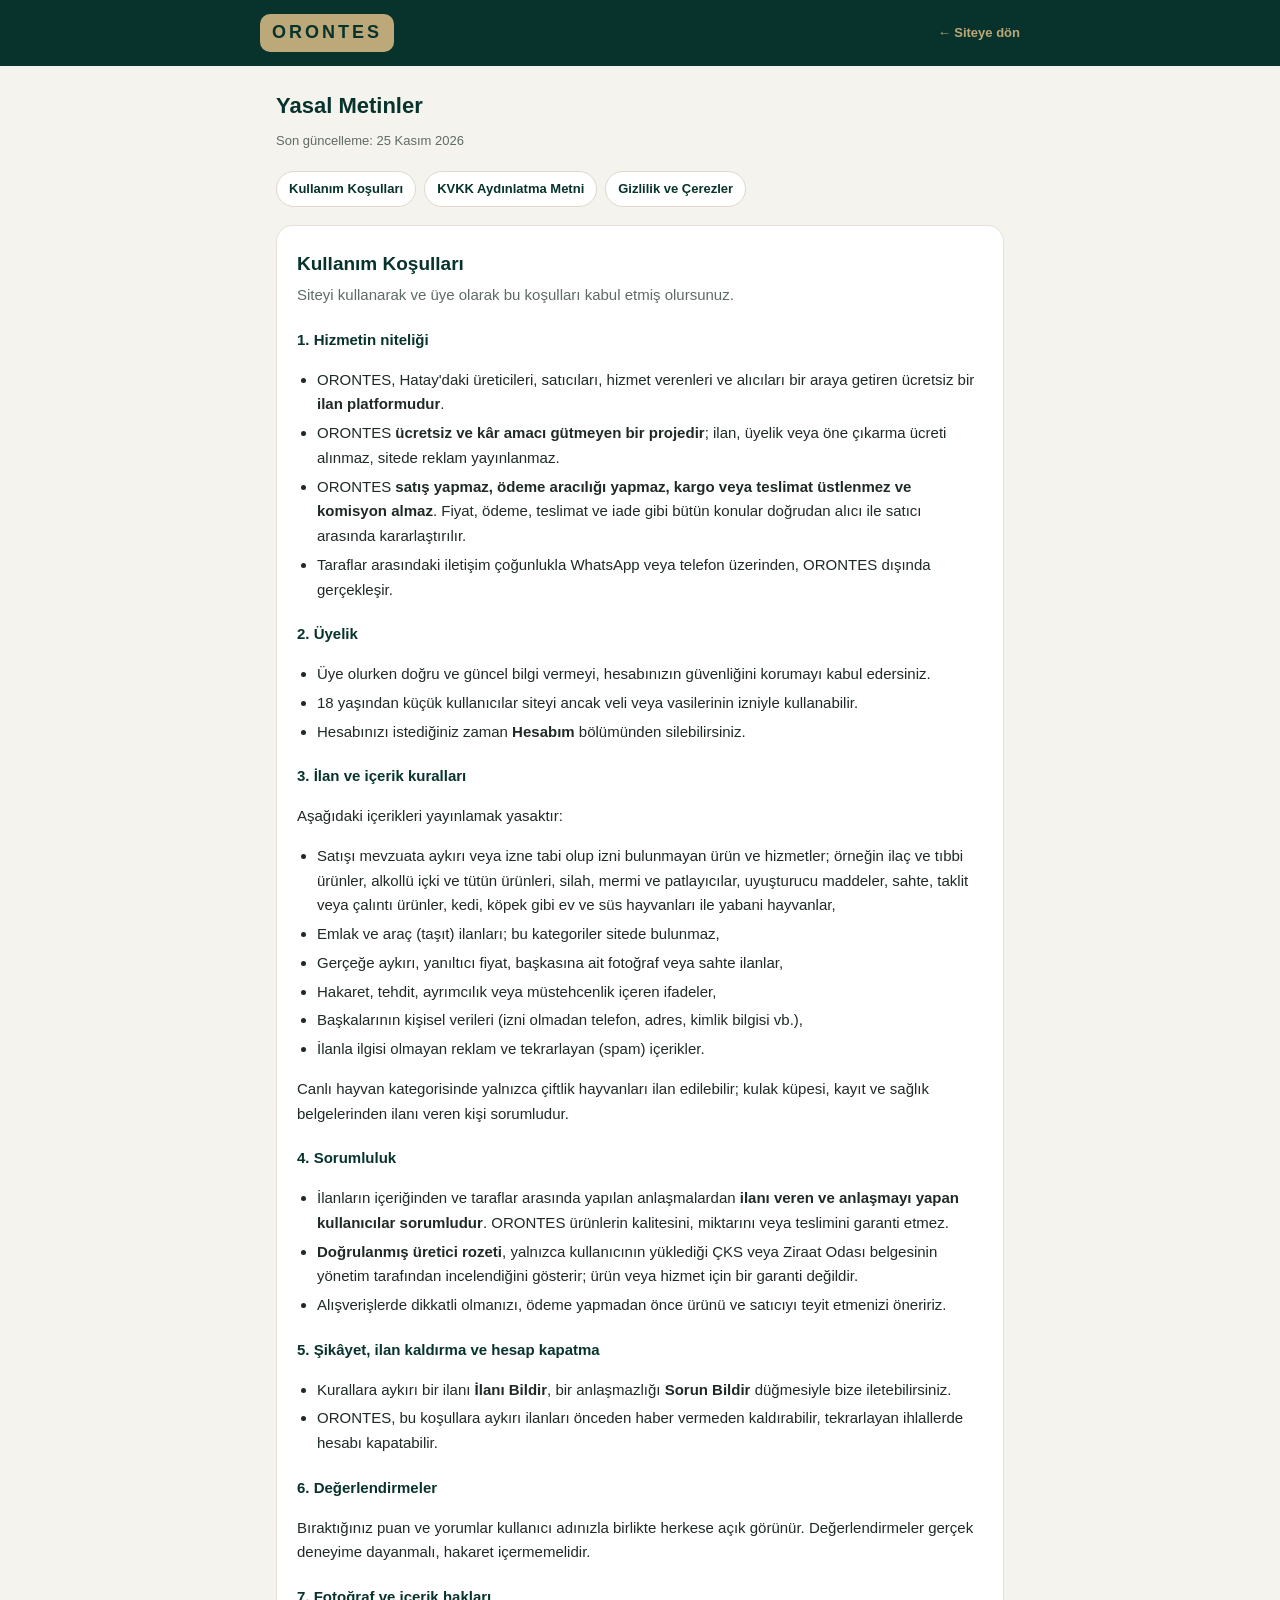
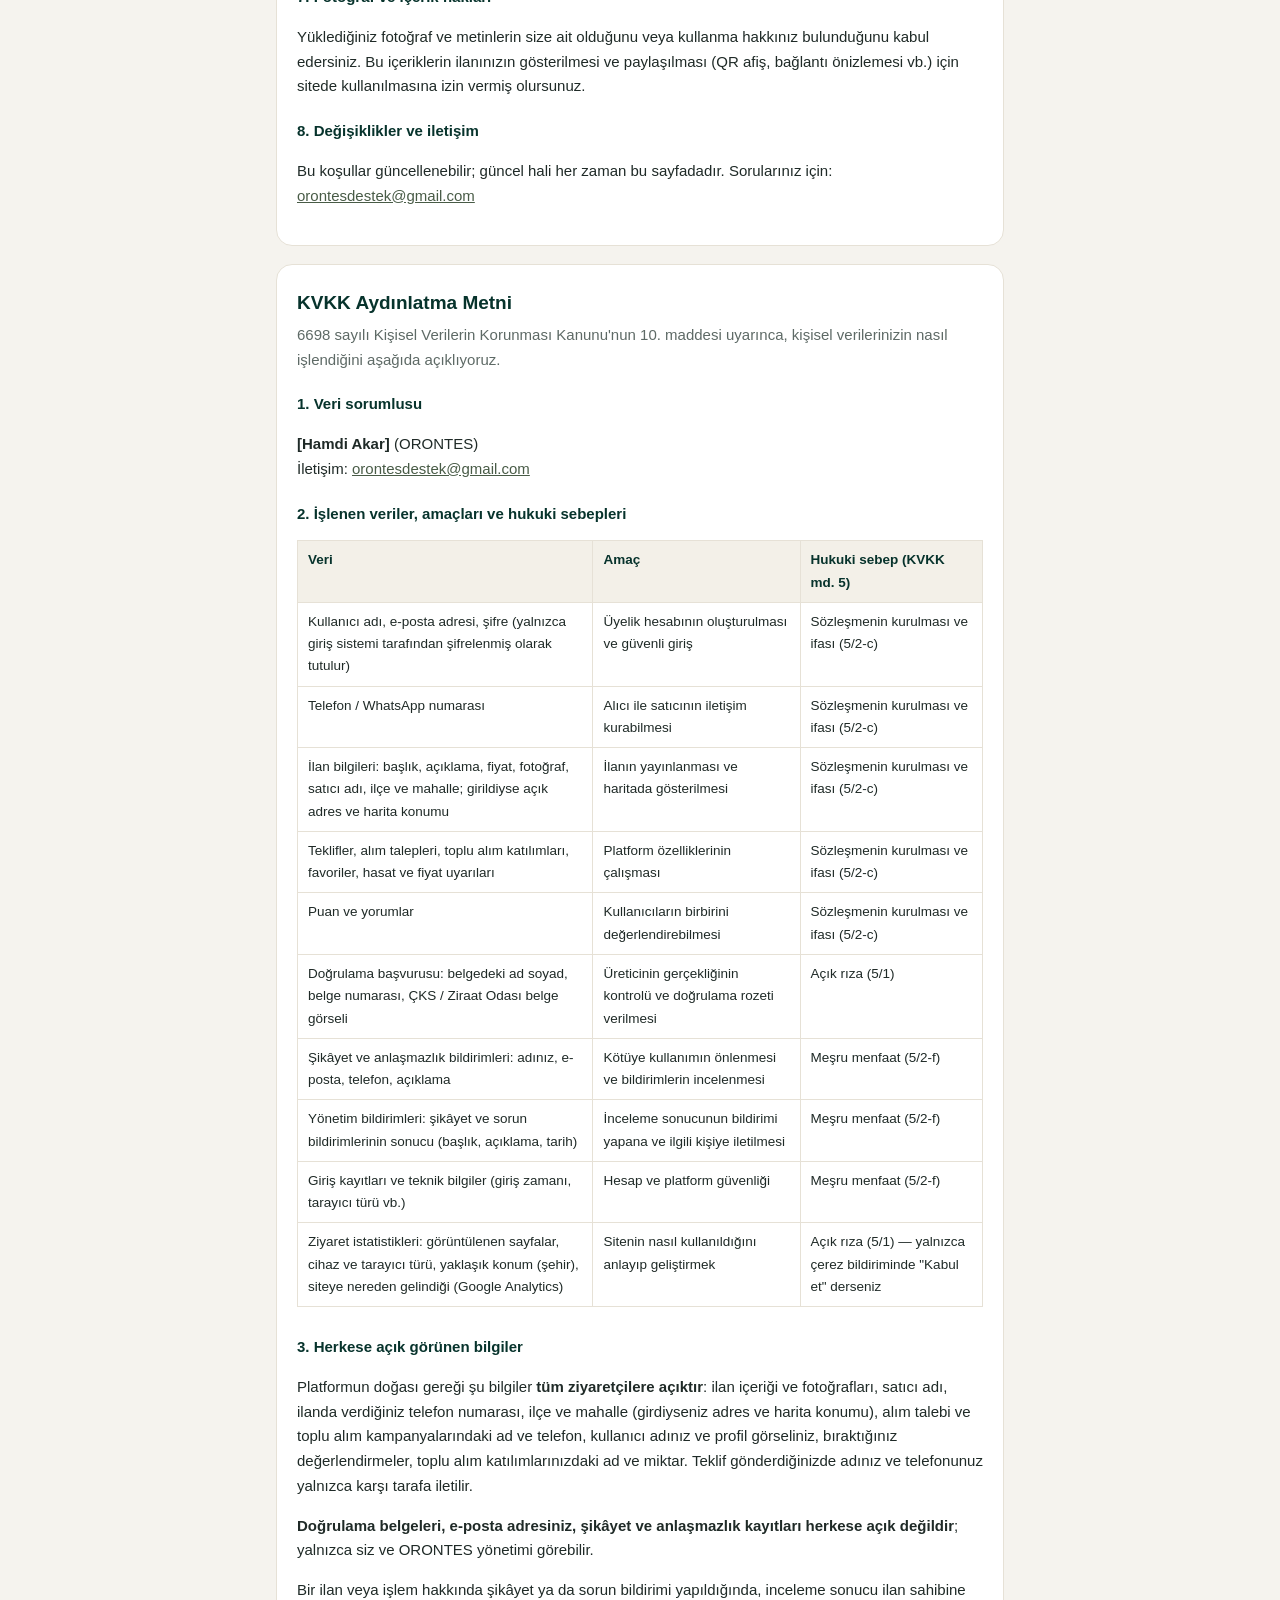
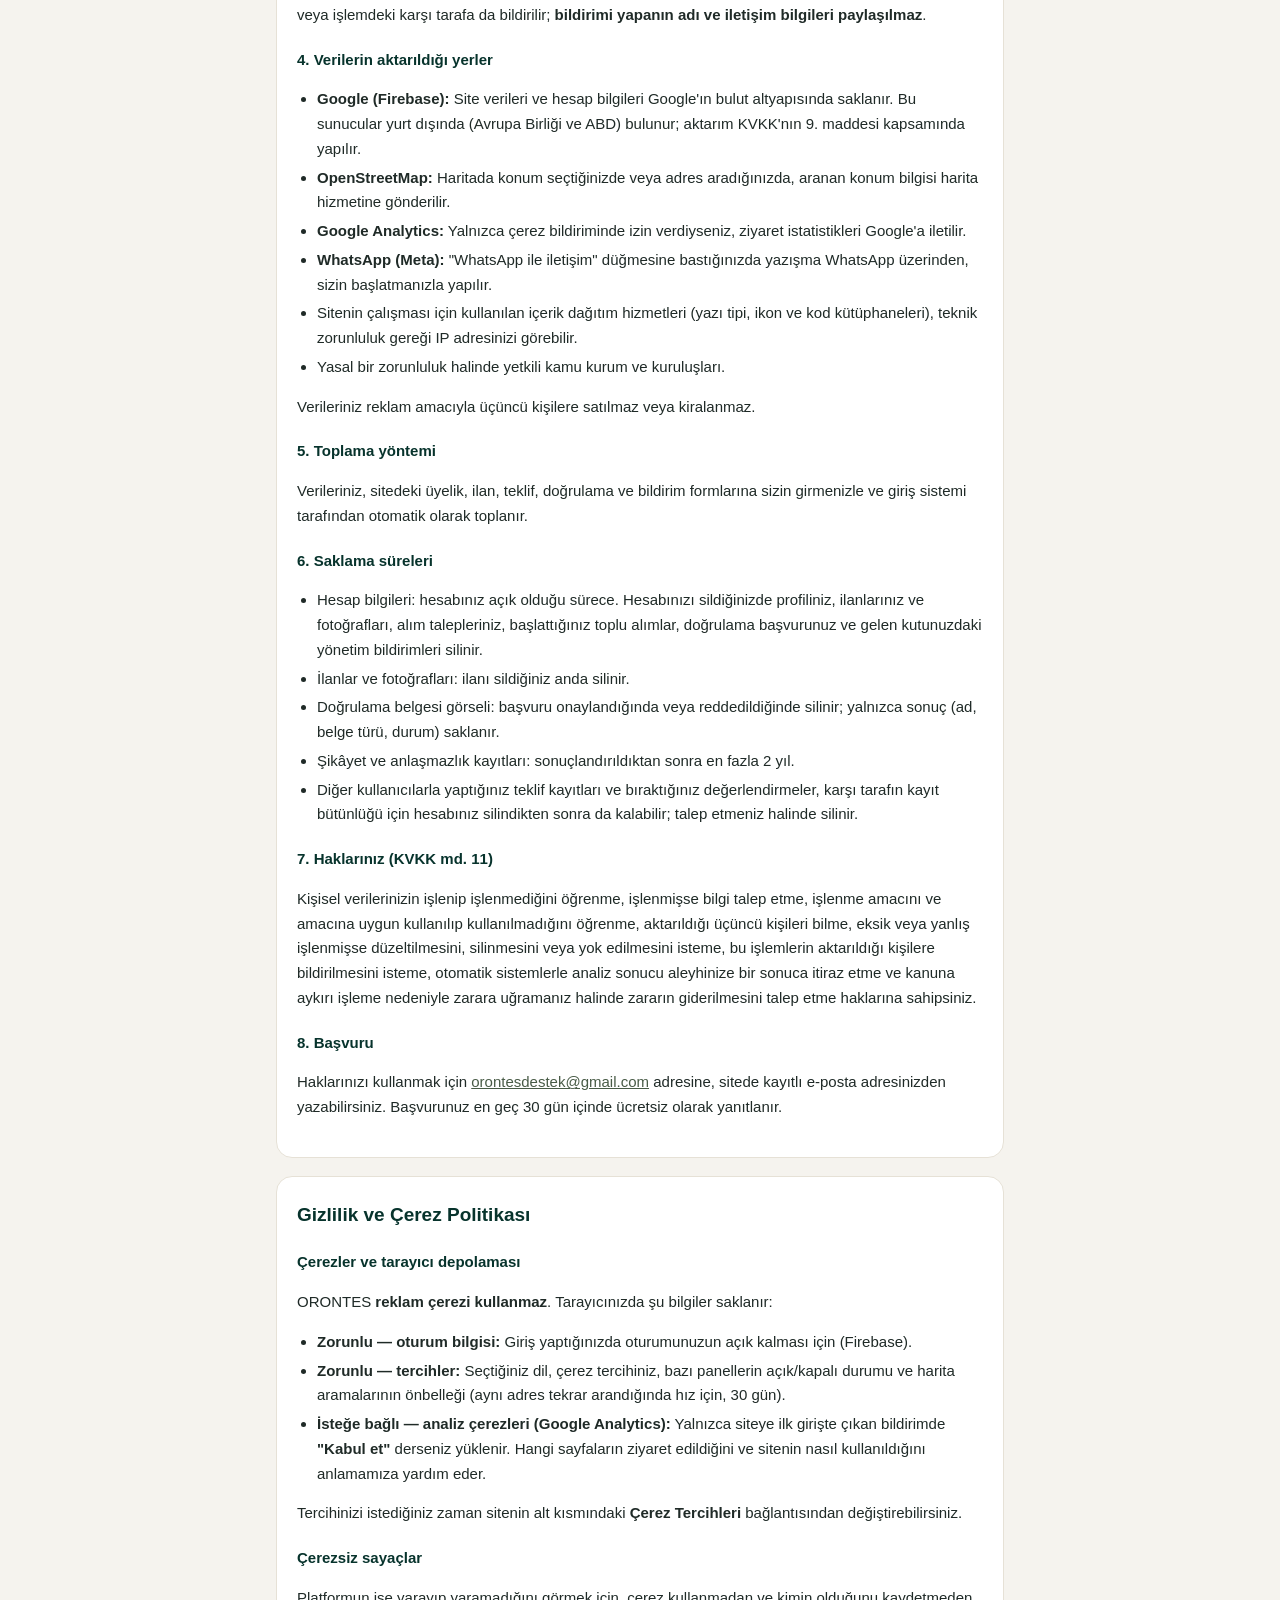
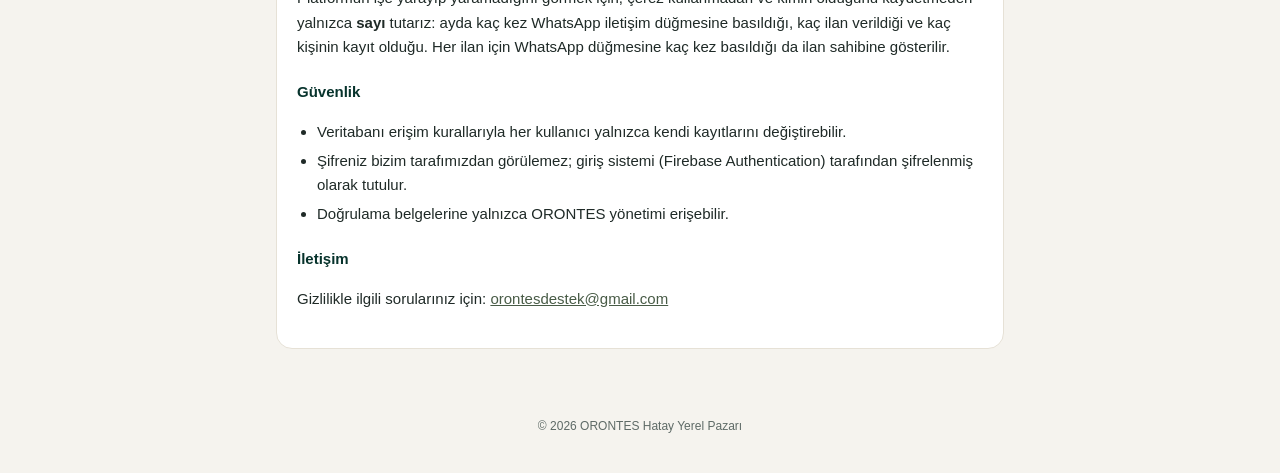
<file: yasal.html>
<!DOCTYPE html>
<html lang="tr">
<head>
    <meta charset="UTF-8">
    <meta name="viewport" content="width=device-width, initial-scale=1.0">
    <title>Yasal Metinler | ORONTES</title>
    <meta name="description" content="ORONTES Kullanım Koşulları, KVKK Aydınlatma Metni ve Gizlilik Politikası.">
    <meta name="theme-color" content="#07332c">
    <link rel="icon" href="favicon.svg" type="image/svg+xml">
    <link rel="icon" href="icon-192.png" type="image/png" sizes="192x192">
    <style>
        :root { --dark: #07332c; --olive: #485b46; --sage: #afb7ac; --gold: #bca879; --bg: #f5f3ee; --ink: #1f2a27; --muted: #5e6a66; }
        * { box-sizing: border-box; }
        body { margin: 0; background: var(--bg); color: var(--ink); font-family: -apple-system, BlinkMacSystemFont, "Segoe UI", Roboto, "Helvetica Neue", Arial, sans-serif; line-height: 1.65; font-size: 15px; }
        header { background: var(--dark); color: #fff; padding: 14px 16px; position: sticky; top: 0; z-index: 2; }
        header .wrap { display: flex; align-items: center; justify-content: space-between; gap: 12px; }
        .logo { background: var(--gold); color: var(--dark); font-weight: 900; letter-spacing: 3px; padding: 4px 12px; border-radius: 10px; text-decoration: none; font-size: 18px; }
        header a.back { color: var(--gold); font-size: 13px; font-weight: 600; text-decoration: none; }
        .wrap { max-width: 760px; margin: 0 auto; }
        nav.toc { display: flex; flex-wrap: wrap; gap: 8px; margin: 20px 16px 0; }
        nav.toc a { background: #fff; border: 1px solid #ddd8cc; color: var(--dark); padding: 6px 12px; border-radius: 999px; font-size: 13px; font-weight: 600; text-decoration: none; }
        main { padding: 0 16px 48px; }
        section { background: #fff; border: 1px solid #e6e1d6; border-radius: 16px; padding: 22px 20px; margin-top: 18px; scroll-margin-top: 72px; }
        h1 { font-size: 22px; margin: 22px 16px 0; color: var(--dark); }
        h2 { font-size: 19px; margin: 0 0 4px; color: var(--dark); }
        h3 { font-size: 15px; margin: 20px 0 6px; color: var(--dark); }
        .meta { color: var(--muted); font-size: 13px; margin: 6px 16px 0; }
        .lead { color: var(--muted); margin-top: 0; }
        ul, ol { padding-left: 20px; }
        li { margin: 4px 0; }
        .table-wrap { overflow-x: auto; }
        table { border-collapse: collapse; width: 100%; font-size: 13.5px; margin: 8px 0; }
        th, td { border: 1px solid #e6e1d6; padding: 8px 10px; text-align: left; vertical-align: top; }
        th { background: #f3f0e8; color: var(--dark); }
        .note { background: #f3f0e8; border-left: 4px solid var(--gold); padding: 10px 12px; border-radius: 8px; font-size: 14px; }
        a { color: var(--olive); }
        @media (max-width: 560px) {
            table, thead, tbody, tr, td { display: block; width: 100%; }
            thead { display: none; }
            tr { border: 1px solid #e6e1d6; border-radius: 10px; margin-bottom: 10px; padding: 6px 0; }
            td { border: none; padding: 4px 12px; }
            td::before { content: attr(data-label); display: block; font-size: 11px; font-weight: 700; text-transform: uppercase; letter-spacing: .04em; color: var(--muted); }
        }
        footer { text-align: center; color: var(--muted); font-size: 12px; padding: 20px 16px 36px; }
    </style>
</head>
<body>
    <header>
        <div class="wrap">
            <a class="logo" href="./">ORONTES</a>
            <a class="back" href="./">&larr; Siteye dön</a>
        </div>
    </header>

    <div class="wrap">
        <h1>Yasal Metinler</h1>
        <p class="meta">Son güncelleme: 25 Kasım 2026</p>
        <nav class="toc" aria-label="İçindekiler">
            <a href="#kosullar">Kullanım Koşulları</a>
            <a href="#kvkk">KVKK Aydınlatma Metni</a>
            <a href="#gizlilik">Gizlilik ve Çerezler</a>
        </nav>

        <main>
            <!-- ============================ KULLANIM KOŞULLARI ============================ -->
            <section id="kosullar">
                <h2>Kullanım Koşulları</h2>
                <p class="lead">Siteyi kullanarak ve üye olarak bu koşulları kabul etmiş olursunuz.</p>

                <h3>1. Hizmetin niteliği</h3>
                <ul>
                    <li>ORONTES, Hatay'daki üreticileri, satıcıları, hizmet verenleri ve alıcıları bir araya getiren ücretsiz bir <b>ilan platformudur</b>.</li>
                    <li>ORONTES <b>ücretsiz ve kâr amacı gütmeyen bir projedir</b>; ilan, üyelik veya öne çıkarma ücreti alınmaz, sitede reklam yayınlanmaz.</li>
                    <li>ORONTES <b>satış yapmaz, ödeme aracılığı yapmaz, kargo veya teslimat üstlenmez ve komisyon almaz</b>. Fiyat, ödeme, teslimat ve iade gibi bütün konular doğrudan alıcı ile satıcı arasında kararlaştırılır.</li>
                    <li>Taraflar arasındaki iletişim çoğunlukla WhatsApp veya telefon üzerinden, ORONTES dışında gerçekleşir.</li>
                </ul>

                <h3>2. Üyelik</h3>
                <ul>
                    <li>Üye olurken doğru ve güncel bilgi vermeyi, hesabınızın güvenliğini korumayı kabul edersiniz.</li>
                    <li>18 yaşından küçük kullanıcılar siteyi ancak veli veya vasilerinin izniyle kullanabilir.</li>
                    <li>Hesabınızı istediğiniz zaman <b>Hesabım</b> bölümünden silebilirsiniz.</li>
                </ul>

                <h3>3. İlan ve içerik kuralları</h3>
                <p>Aşağıdaki içerikleri yayınlamak yasaktır:</p>
                <ul>
                    <li>Satışı mevzuata aykırı veya izne tabi olup izni bulunmayan ürün ve hizmetler; örneğin ilaç ve tıbbi ürünler, alkollü içki ve tütün ürünleri, silah, mermi ve patlayıcılar, uyuşturucu maddeler, sahte, taklit veya çalıntı ürünler, kedi, köpek gibi ev ve süs hayvanları ile yabani hayvanlar,</li>
                    <li>Emlak ve araç (taşıt) ilanları; bu kategoriler sitede bulunmaz,</li>
                    <li>Gerçeğe aykırı, yanıltıcı fiyat, başkasına ait fotoğraf veya sahte ilanlar,</li>
                    <li>Hakaret, tehdit, ayrımcılık veya müstehcenlik içeren ifadeler,</li>
                    <li>Başkalarının kişisel verileri (izni olmadan telefon, adres, kimlik bilgisi vb.),</li>
                    <li>İlanla ilgisi olmayan reklam ve tekrarlayan (spam) içerikler.</li>
                </ul>
                <p>Canlı hayvan kategorisinde yalnızca çiftlik hayvanları ilan edilebilir; kulak küpesi, kayıt ve sağlık belgelerinden ilanı veren kişi sorumludur.</p>

                <h3>4. Sorumluluk</h3>
                <ul>
                    <li>İlanların içeriğinden ve taraflar arasında yapılan anlaşmalardan <b>ilanı veren ve anlaşmayı yapan kullanıcılar sorumludur</b>. ORONTES ürünlerin kalitesini, miktarını veya teslimini garanti etmez.</li>
                    <li><b>Doğrulanmış üretici rozeti</b>, yalnızca kullanıcının yüklediği ÇKS veya Ziraat Odası belgesinin yönetim tarafından incelendiğini gösterir; ürün veya hizmet için bir garanti değildir.</li>
                    <li>Alışverişlerde dikkatli olmanızı, ödeme yapmadan önce ürünü ve satıcıyı teyit etmenizi öneririz.</li>
                </ul>

                <h3>5. Şikâyet, ilan kaldırma ve hesap kapatma</h3>
                <ul>
                    <li>Kurallara aykırı bir ilanı <b>İlanı Bildir</b>, bir anlaşmazlığı <b>Sorun Bildir</b> düğmesiyle bize iletebilirsiniz.</li>
                    <li>ORONTES, bu koşullara aykırı ilanları önceden haber vermeden kaldırabilir, tekrarlayan ihlallerde hesabı kapatabilir.</li>
                </ul>

                <h3>6. Değerlendirmeler</h3>
                <p>Bıraktığınız puan ve yorumlar kullanıcı adınızla birlikte herkese açık görünür. Değerlendirmeler gerçek deneyime dayanmalı, hakaret içermemelidir.</p>

                <h3>7. Fotoğraf ve içerik hakları</h3>
                <p>Yüklediğiniz fotoğraf ve metinlerin size ait olduğunu veya kullanma hakkınız bulunduğunu kabul edersiniz. Bu içeriklerin ilanınızın gösterilmesi ve paylaşılması (QR afiş, bağlantı önizlemesi vb.) için sitede kullanılmasına izin vermiş olursunuz.</p>

                <h3>8. Değişiklikler ve iletişim</h3>
                <p>Bu koşullar güncellenebilir; güncel hali her zaman bu sayfadadır. Sorularınız için: <a href="mailto:orontesdestek@gmail.com">orontesdestek@gmail.com</a></p>
            </section>

            <!-- ============================ KVKK ============================ -->
            <section id="kvkk">
                <h2>KVKK Aydınlatma Metni</h2>
                <p class="lead">6698 sayılı Kişisel Verilerin Korunması Kanunu'nun 10. maddesi uyarınca, kişisel verilerinizin nasıl işlendiğini aşağıda açıklıyoruz.</p>

                <h3>1. Veri sorumlusu</h3>
                <p><b>[Hamdi Akar]</b> (ORONTES)<br>
                   İletişim: <a href="mailto:orontesdestek@gmail.com">orontesdestek@gmail.com</a></p>

                <h3>2. İşlenen veriler, amaçları ve hukuki sebepleri</h3>
                <div class="table-wrap">
                    <table>
                        <thead><tr><th>Veri</th><th>Amaç</th><th>Hukuki sebep (KVKK md. 5)</th></tr></thead>
                        <tbody>
                            <tr><td data-label="Veri">Kullanıcı adı, e-posta adresi, şifre (yalnızca giriş sistemi tarafından şifrelenmiş olarak tutulur)</td><td data-label="Amaç">Üyelik hesabının oluşturulması ve güvenli giriş</td><td data-label="Hukuki sebep">Sözleşmenin kurulması ve ifası (5/2-c)</td></tr>
                            <tr><td data-label="Veri">Telefon / WhatsApp numarası</td><td data-label="Amaç">Alıcı ile satıcının iletişim kurabilmesi</td><td data-label="Hukuki sebep">Sözleşmenin kurulması ve ifası (5/2-c)</td></tr>
                            <tr><td data-label="Veri">İlan bilgileri: başlık, açıklama, fiyat, fotoğraf, satıcı adı, ilçe ve mahalle; girildiyse açık adres ve harita konumu</td><td data-label="Amaç">İlanın yayınlanması ve haritada gösterilmesi</td><td data-label="Hukuki sebep">Sözleşmenin kurulması ve ifası (5/2-c)</td></tr>
                            <tr><td data-label="Veri">Teklifler, alım talepleri, toplu alım katılımları, favoriler, hasat ve fiyat uyarıları</td><td data-label="Amaç">Platform özelliklerinin çalışması</td><td data-label="Hukuki sebep">Sözleşmenin kurulması ve ifası (5/2-c)</td></tr>
                            <tr><td data-label="Veri">Puan ve yorumlar</td><td data-label="Amaç">Kullanıcıların birbirini değerlendirebilmesi</td><td data-label="Hukuki sebep">Sözleşmenin kurulması ve ifası (5/2-c)</td></tr>
                            <tr><td data-label="Veri">Doğrulama başvurusu: belgedeki ad soyad, belge numarası, ÇKS / Ziraat Odası belge görseli</td><td data-label="Amaç">Üreticinin gerçekliğinin kontrolü ve doğrulama rozeti verilmesi</td><td data-label="Hukuki sebep">Açık rıza (5/1)</td></tr>
                            <tr><td data-label="Veri">Şikâyet ve anlaşmazlık bildirimleri: adınız, e-posta, telefon, açıklama</td><td data-label="Amaç">Kötüye kullanımın önlenmesi ve bildirimlerin incelenmesi</td><td data-label="Hukuki sebep">Meşru menfaat (5/2-f)</td></tr>
                            <tr><td data-label="Veri">Yönetim bildirimleri: şikâyet ve sorun bildirimlerinin sonucu (başlık, açıklama, tarih)</td><td data-label="Amaç">İnceleme sonucunun bildirimi yapana ve ilgili kişiye iletilmesi</td><td data-label="Hukuki sebep">Meşru menfaat (5/2-f)</td></tr>
                            <tr><td data-label="Veri">Giriş kayıtları ve teknik bilgiler (giriş zamanı, tarayıcı türü vb.)</td><td data-label="Amaç">Hesap ve platform güvenliği</td><td data-label="Hukuki sebep">Meşru menfaat (5/2-f)</td></tr>
                            <tr><td data-label="Veri">Ziyaret istatistikleri: görüntülenen sayfalar, cihaz ve tarayıcı türü, yaklaşık konum (şehir), siteye nereden gelindiği (Google Analytics)</td><td data-label="Amaç">Sitenin nasıl kullanıldığını anlayıp geliştirmek</td><td data-label="Hukuki sebep">Açık rıza (5/1) — yalnızca çerez bildiriminde "Kabul et" derseniz</td></tr>
                        </tbody>
                    </table>
                </div>

                <h3>3. Herkese açık görünen bilgiler</h3>
                <p>Platformun doğası gereği şu bilgiler <b>tüm ziyaretçilere açıktır</b>: ilan içeriği ve fotoğrafları, satıcı adı, ilanda verdiğiniz telefon numarası, ilçe ve mahalle (girdiyseniz adres ve harita konumu), alım talebi ve toplu alım kampanyalarındaki ad ve telefon, kullanıcı adınız ve profil görseliniz, bıraktığınız değerlendirmeler, toplu alım katılımlarınızdaki ad ve miktar. Teklif gönderdiğinizde adınız ve telefonunuz yalnızca karşı tarafa iletilir.</p>
                <p><b>Doğrulama belgeleri, e-posta adresiniz, şikâyet ve anlaşmazlık kayıtları herkese açık değildir</b>; yalnızca siz ve ORONTES yönetimi görebilir.</p>
                <p>Bir ilan veya işlem hakkında şikâyet ya da sorun bildirimi yapıldığında, inceleme sonucu ilan sahibine veya işlemdeki karşı tarafa da bildirilir; <b>bildirimi yapanın adı ve iletişim bilgileri paylaşılmaz</b>.</p>

                <h3>4. Verilerin aktarıldığı yerler</h3>
                <ul>
                    <li><b>Google (Firebase):</b> Site verileri ve hesap bilgileri Google'ın bulut altyapısında saklanır. Bu sunucular yurt dışında (Avrupa Birliği ve ABD) bulunur; aktarım KVKK'nın 9. maddesi kapsamında yapılır.</li>
                    <li><b>OpenStreetMap:</b> Haritada konum seçtiğinizde veya adres aradığınızda, aranan konum bilgisi harita hizmetine gönderilir.</li>
                    <li><b>Google Analytics:</b> Yalnızca çerez bildiriminde izin verdiyseniz, ziyaret istatistikleri Google'a iletilir.</li>
                    <li><b>WhatsApp (Meta):</b> "WhatsApp ile iletişim" düğmesine bastığınızda yazışma WhatsApp üzerinden, sizin başlatmanızla yapılır.</li>
                    <li>Sitenin çalışması için kullanılan içerik dağıtım hizmetleri (yazı tipi, ikon ve kod kütüphaneleri), teknik zorunluluk gereği IP adresinizi görebilir.</li>
                    <li>Yasal bir zorunluluk halinde yetkili kamu kurum ve kuruluşları.</li>
                </ul>
                <p>Verileriniz reklam amacıyla üçüncü kişilere satılmaz veya kiralanmaz.</p>

                <h3>5. Toplama yöntemi</h3>
                <p>Verileriniz, sitedeki üyelik, ilan, teklif, doğrulama ve bildirim formlarına sizin girmenizle ve giriş sistemi tarafından otomatik olarak toplanır.</p>

                <h3>6. Saklama süreleri</h3>
                <ul>
                    <li>Hesap bilgileri: hesabınız açık olduğu sürece. Hesabınızı sildiğinizde profiliniz, ilanlarınız ve fotoğrafları, alım talepleriniz, başlattığınız toplu alımlar, doğrulama başvurunuz ve gelen kutunuzdaki yönetim bildirimleri silinir.</li>
                    <li>İlanlar ve fotoğrafları: ilanı sildiğiniz anda silinir.</li>
                    <li>Doğrulama belgesi görseli: başvuru onaylandığında veya reddedildiğinde silinir; yalnızca sonuç (ad, belge türü, durum) saklanır.</li>
                    <li>Şikâyet ve anlaşmazlık kayıtları: sonuçlandırıldıktan sonra en fazla 2 yıl.</li>
                    <li>Diğer kullanıcılarla yaptığınız teklif kayıtları ve bıraktığınız değerlendirmeler, karşı tarafın kayıt bütünlüğü için hesabınız silindikten sonra da kalabilir; talep etmeniz halinde silinir.</li>
                </ul>

                <h3>7. Haklarınız (KVKK md. 11)</h3>
                <p>Kişisel verilerinizin işlenip işlenmediğini öğrenme, işlenmişse bilgi talep etme, işlenme amacını ve amacına uygun kullanılıp kullanılmadığını öğrenme, aktarıldığı üçüncü kişileri bilme, eksik veya yanlış işlenmişse düzeltilmesini, silinmesini veya yok edilmesini isteme, bu işlemlerin aktarıldığı kişilere bildirilmesini isteme, otomatik sistemlerle analiz sonucu aleyhinize bir sonuca itiraz etme ve kanuna aykırı işleme nedeniyle zarara uğramanız halinde zararın giderilmesini talep etme haklarına sahipsiniz.</p>

                <h3>8. Başvuru</h3>
                <p>Haklarınızı kullanmak için <a href="mailto:orontesdestek@gmail.com">orontesdestek@gmail.com</a> adresine, sitede kayıtlı e-posta adresinizden yazabilirsiniz. Başvurunuz en geç 30 gün içinde ücretsiz olarak yanıtlanır.</p>
            </section>

            <!-- ============================ GİZLİLİK ============================ -->
            <section id="gizlilik">
                <h2>Gizlilik ve Çerez Politikası</h2>

                <h3>Çerezler ve tarayıcı depolaması</h3>
                <p>ORONTES <b>reklam çerezi kullanmaz</b>. Tarayıcınızda şu bilgiler saklanır:</p>
                <ul>
                    <li><b>Zorunlu — oturum bilgisi:</b> Giriş yaptığınızda oturumunuzun açık kalması için (Firebase).</li>
                    <li><b>Zorunlu — tercihler:</b> Seçtiğiniz dil, çerez tercihiniz, bazı panellerin açık/kapalı durumu ve harita aramalarının önbelleği (aynı adres tekrar arandığında hız için, 30 gün).</li>
                    <li><b>İsteğe bağlı — analiz çerezleri (Google Analytics):</b> Yalnızca siteye ilk girişte çıkan bildirimde <b>"Kabul et"</b> derseniz yüklenir. Hangi sayfaların ziyaret edildiğini ve sitenin nasıl kullanıldığını anlamamıza yardım eder.</li>
                </ul>
                <p>Tercihinizi istediğiniz zaman sitenin alt kısmındaki <b>Çerez Tercihleri</b> bağlantısından değiştirebilirsiniz.</p>

                <h3>Çerezsiz sayaçlar</h3>
                <p>Platformun işe yarayıp yaramadığını görmek için, çerez kullanmadan ve kimin olduğunu kaydetmeden yalnızca <b>sayı</b> tutarız: ayda kaç kez WhatsApp iletişim düğmesine basıldığı, kaç ilan verildiği ve kaç kişinin kayıt olduğu. Her ilan için WhatsApp düğmesine kaç kez basıldığı da ilan sahibine gösterilir.</p>

                <h3>Güvenlik</h3>
                <ul>
                    <li>Veritabanı erişim kurallarıyla her kullanıcı yalnızca kendi kayıtlarını değiştirebilir.</li>
                    <li>Şifreniz bizim tarafımızdan görülemez; giriş sistemi (Firebase Authentication) tarafından şifrelenmiş olarak tutulur.</li>
                    <li>Doğrulama belgelerine yalnızca ORONTES yönetimi erişebilir.</li>
                </ul>

                <h3>İletişim</h3>
                <p>Gizlilikle ilgili sorularınız için: <a href="mailto:orontesdestek@gmail.com">orontesdestek@gmail.com</a></p>
            </section>
        </main>
    </div>

    <footer>&copy; 2026 ORONTES Hatay Yerel Pazarı</footer>
</body>
</html>
</file>
